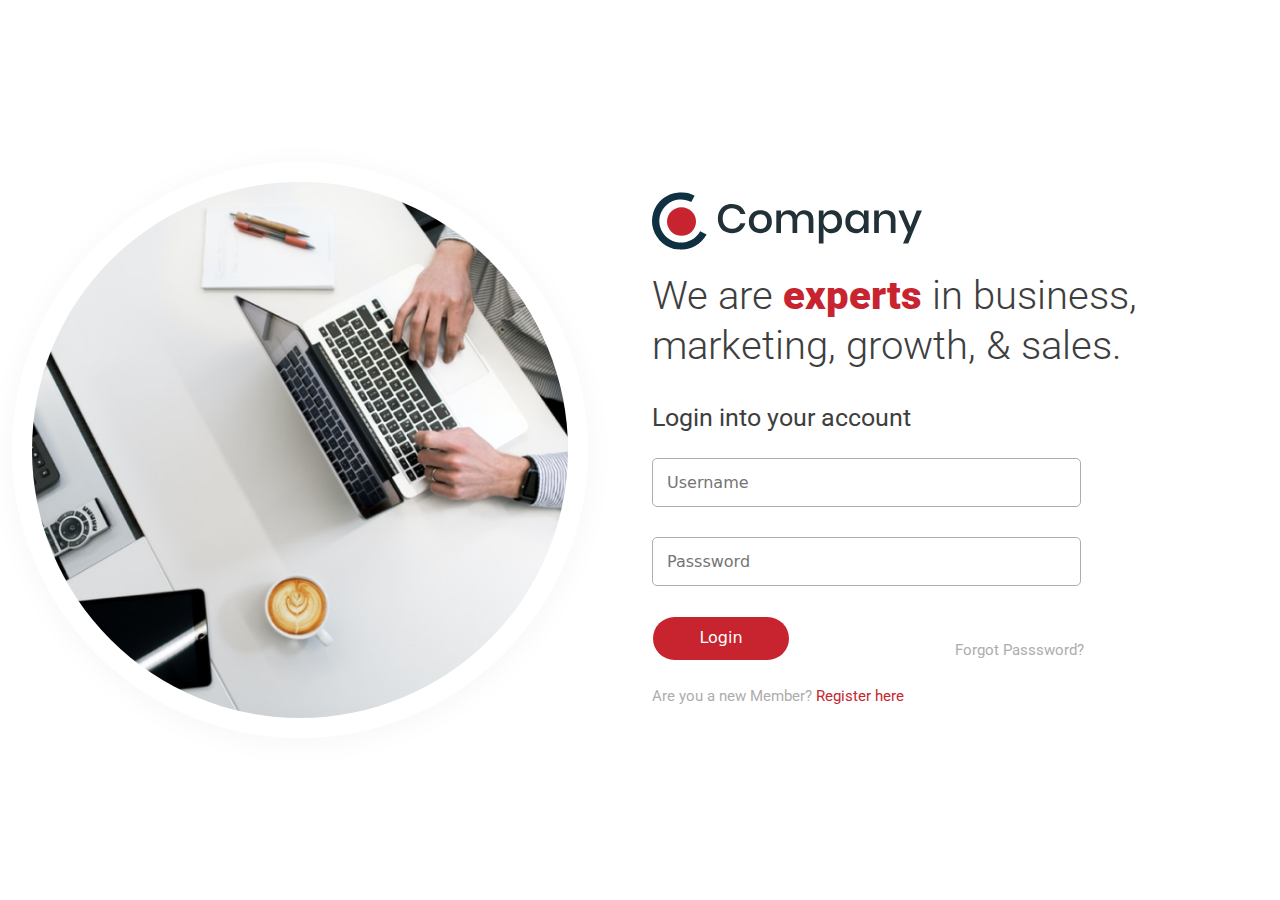
<file: HTML Training Assignment/index.html>
<!doctype html>
<html lang="en">

<head>
    <meta charset="utf-8">
    <meta name="viewport" content="width=device-width, initial-scale=1">
    <title>Login Page</title>
    <link rel="stylesheet" href="css/bootstrap.min.css" />
    <link href="css\style.css" rel="stylesheet">
    <link rel="preconnect" href="https://fonts.googleapis.com">
    <link rel="preconnect" href="https://fonts.gstatic.com" crossorigin>
    <link href="https://fonts.googleapis.com/css2?family=Roboto:wght@300&display=swap" rel="stylesheet">
</head>

<body>

    <script src="https://cdn.jsdelivr.net/npm/bootstrap@5.3.2/dist/js/bootstrap.bundle.min.js"
        integrity="sha384-C6RzsynM9kWDrMNeT87bh95OGNyZPhcTNXj1NW7RuBCsyN/o0jlpcV8Qyq46cDfL"
        crossorigin="anonymous"></script>

    <div class="container-fluid">

        <div class="row">

            <div class="left-box col-md-6">
                <img src="images\hero-image.png" id="hero">
            </div>

            <div class="rightbox col-md-6">
                <img src="images\header-logo.svg" id="header">
                <div class="desc">
                    We are
                    <span class="experts"> experts </span>
                    in business, marketing, growth, & sales.
                </div>

                <h5>Login into your account</h5>

                <div>
                    <input type="text" class="username" placeholder="Username">
                    <input type="text" class="password" placeholder="Passsword">
                </div>

                <div class="login-info">
                    <button class="btn"> Login</button>
                    <a href="#" class="fpassword">Forgot Passsword?</a>
                </div>

                <span>Are you a new Member?
                    <a class="reg" href="#">Register here</a>
                </span>

            </div>

        </div>

    </div>

</body>

</html>
</file>
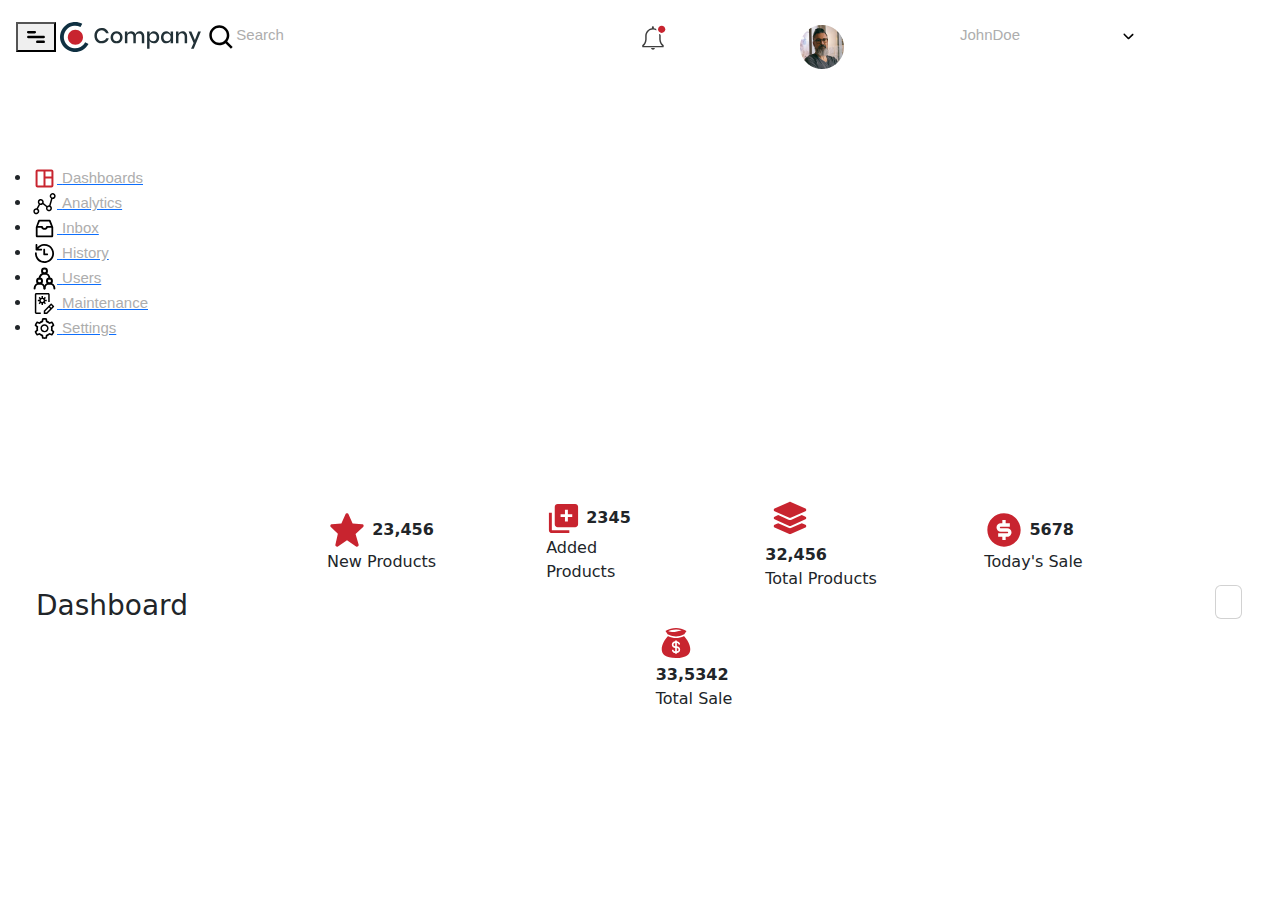
<file: HTML Training Assignment/dashboard2.html>
<!DOCTYPE html>
<html lang="en">

<head>
    <meta charset="UTF-8" />
    <meta name="viewport" content="width=device-width, initial-scale=1.0" />
    <link rel="stylesheet" href="css/bootstrap.min.css" />
    <link rel="stylesheet" href="css/style.css" />
    <title>Dashboard</title>
</head>

<body>
    <div class="Maincontainer">
        <header class="navbar navbar-dark sticky-top flex-md-nowrap p-0">
            <a class="navbar-brand col-md-3 col-lg-2 me-0 px-3" href="#">
                <span class="navbartool">
                    <button class="menu1"><img class="menu" class="image1" src="images/menu-bar.svg" alt="menu" /></button>
                    <img src="images/header-logo.svg" alt="header" />
                    <span class="searchname"><img class="searchlogo" src="images/search-icon.svg" alt="search"
                            width="30px" height="30px" />Search</span>
                </span>
            </a>
            <div class="navbar nav-right">
                <span class="notification"><img src="images/notification-icon.svg" alt="" /></span>
                <span class="profile"><img src="images/profile.png" alt="" /></span>
                <span class="name">JohnDoe</span>
                <span><img src="images/downward-arrow.svg" alt="" /></span>
            </div>
        </header>
        <div class="vertical-menu py-5 my-5">
            <ul class="metismenu">
                <li>
                    <a href="javascript: void(0);" class="waves-effect py-5">
                        <img src="images/dashboard-active.svg" alt="" width="25px" />
                        <span class="menu-item ml-5" key="t-dashboards">Dashboards</span>
                    </a>
                </li>
                <li>
                    <a href="javascript: void(0);" class="waves-effect py-5">
                        <img src="images/graph-default.svg" alt="" width="25px" />
                        <span class="menu-item ml-5" key="t-dashboards">Analytics</span>
                    </a>
                </li>
                <li>
                    <a href="javascript: void(0);" class="waves-effect py-5">
                        <img src="images/inbox-default.svg" alt="" width="25px" />
                        <span class="menu-item ml-5" key="t-dashboards">Inbox</span>
                    </a>
                </li>
                <li>
                    <a href="javascript: void(0);" class="waves-effect py-5">
                        <img src="images/clock-default.svg" alt="" width="25px" />
                        <span class="menu-item ml-5" key="t-dashboards">History</span>
                    </a>
                </li>
                <li>
                    <a href="javascript: void(0);" class="waves-effect py-5">
                        <img src="images/user-default.svg" alt="" width="25px" />
                        <span class="menu-item ml-5" key="t-dashboards">Users</span>
                    </a>
                </li>
                <li>
                    <a href="javascript: void(0);" class="waves-effect py-5">
                        <img src="images/maintenance-default.svg" alt="" width="25px" />
                        <span class="menu-item ml-5" key="t-dashboards">Maintenance</span>
                    </a>
                </li>
                <li>
                    <a href="javascript: void(0);" class="waves-effect py-5">
                        <img src="images/setting-default.svg" alt="" width="25px" />
                        <span class="menu-item ml-5" key="t-dashboards">Settings</span>
                    </a>
                </li>
            </ul>
        </div>
        <div class="main-content">
            <div class="page-content">
                <div class="container-fluid">
                    <div class="row">
                        <div class="col-12">
                            <h3 class="mb-0 mx-4 my-2">Dashboard</h3>
                        </div>
                    </div>
                    <div class="row my-4">
                        <div class="col-md-6 col-xl-2 mx-4">
                            <div class="card border-0">
                                <div class="card-body">
                                    <div class="float-right">
                                        <img src="images/star.svg" alt="">
                                        <b>23,456</b><br>
                                        New Products
                                    </div>    
                                </div>
                            </div>
                        </div>
                        <div class="col-md-6 col-xl-2 mx-4">
                            <div class="card border-0">
                                <div class="card-body">
                                    <div class="float-right">
                                        <img src="images/new-product.svg" alt="" width="35px">
                                        <b>2345</b><br>
                                        Added Products
                                    </div>    
                                </div>
                            </div>
                        </div>
                        <div class="col-md-6 col-xl-2 mx-4">
                            <div class="card border-0">
                                <div class="card-body">
                                    <div class="float-right">
                                        <img src="images/total-product.svg" alt="" width="50px">
                                        <b>32,456</b><br>
                                        Total Products
                                    </div>    
                                </div>
                            </div>
                        </div>
                        <div class="col-md-6 col-xl-2 mx-4">
                            <div class="card border-0">
                                <div class="card-body">
                                    <div class="float-right">
                                        <img src="images/dollar-filled.svg" alt="">
                                        <b>5678</b><br>
                                        Today's Sale
                                    </div>    
                                </div>
                            </div>
                        </div>
                        <div class="col-md-6 col-xl-2 mx-4">
                            <div class="card border-0">
                                <div class="card-body">
                                    <div class="float-right">
                                        <img src="images/money-bag.svg" alt="">
                                        <b>33,5342</b><br>
                                        Total Sale
                                    </div>    
                                </div>
                            </div>
                        </div>
                    </div>
                    <div class="row">
                        <div class="col-md-8">
                            <div class="card">
                                <div class="card-body">
                                    <div class="float-right">

                                    </div>
                                </div>
                            </div>
                        </div>
                        <div class="col-md-4">

                        </div>
                    </div>
                </div>
            </div>
        </div>
    </div>
</body>

</html>
</file>
<file: HTML Training Assignment/css/style.css>
body {
    width: 100%;
    height: 100vh;
}

#hero {
    border-radius: 50%;
    /* UI Properties */
    background: transparent 0% 0% no-repeat padding-box;
    box-shadow: 0px 4px 31px #0000000A;
    border: 20px solid #FFFFFF;
    opacity: 1;
    width: 576px;
    height: 576px;

    display: inline-block;
}

#header {

    width: 272px;
    height: 58px;
    /* UI Properties */
    opacity: 1;
    display: inline-block;
}

.container-fluid {
    display: flex;
    height: 100%;
    align-items: center;
    justify-content: space-around;
}

.row {
    align-items: center;
    justify-content: center;
}

.btn {
    background: #C8242F 0% 0% no-repeat padding-box;
    border-radius: 23px;
    opacity: 1;
    letter-spacing: 0px;
    color: #FFFFFF;
    width: 138px;
    height: 45px;
    margin-right: 160px;
    margin-bottom: 23px;
}

.reg {
    width: 88px;
    height: 20px;
    text-align: left;
    font: normal normal normal 15px/20px;
    font-family: 'Roboto', sans-serif;
    letter-spacing: 0px;
    color: #C8242F;
    opacity: 1;
    text-decoration: none;
}

.desc {

    width: 500px;
    height: 100px;
    /* UI Properties */
    text-align: left;
    font: normal normal 300 40px/47px Roboto;
    letter-spacing: 0px;
    color: #3E3E3E;
    opacity: 1;
    margin-bottom: 32px;
    margin-top: 19px;
}

.username {
    width: 429px;
    height: 49px;
    /* UI Properties */
    background: #FFFFFF 0% 0% no-repeat padding-box;
    border: 1px solid #ADADAD;
    border-radius: 5px;
    opacity: 1;
    margin-bottom: 30px;

    padding: 13px 14px;

}

input ::placeholder {
    width: 68px;
    height: 20px;
    /* UI Properties */
    text-align: left;
    font: normal normal normal 15px/20px Roboto;
    letter-spacing: 0px;
    color: #ADADAD;
    opacity: 1;
}

.password {
    width: 429px;
    height: 49px;
    /* UI Properties */
    background: #FFFFFF 0% 0% no-repeat padding-box;
    border: 1px solid #ADADAD;
    border-radius: 5px;
    opacity: 1;
    margin-bottom: 30px;

    padding: 13px 14px;

}

span {
    width: 160px;
    height: 20px;
    /* UI Properties */
    text-align: left;
    font: normal normal normal 15px/20px Roboto;
    font-family: 'Roboto', sans-serif;
    letter-spacing: 0px;
    color: #ADADAD;
    opacity: 1;
}

h5 {
    margin-bottom: 23.45px;
    width: 260px;
    height: 33px;
    text-align: left;
    font: normal normal normal 25px/33px Roboto;
    letter-spacing: 0px;
    color: #3E3E3E;
    opacity: 1;
}

.experts {
    width: 137px;
    height: 53px;
    text-align: left;
    font: normal normal 900 40px/53px Roboto;
    letter-spacing: 0px;
    color: #C8242F;
    opacity: 1;
    font-weight: 900;
}

.fpassword {
    width: 121px;
    height: 20px;
    text-align: left;
    font: normal normal normal 15px/20px Roboto;
    font-family: 'Roboto', sans-serif;
    letter-spacing: 0px;
    color: #ADADAD;
    opacity: 1;
    text-decoration: none;

}

.navbar {
    background-color: white;
    padding-top: 25px;
    padding-bottom: 25px;
}

.navbar ul {
    overflow: auto;
}

.navbar li {
    float: left;
    list-style: none;
    padding: 3px 3px;
}

#header-logo {

    width: 142px;
    height: 30px;
    opacity: 1;
}

#menu-bar {
    margin-right: 25px;
    width: 28px;
    height: 22px;
    /* UI Properties */
    opacity: 1
}

#search-icon {
    margin-left: 76px;
    width: 16px;
    height: 17px;
    /* UI Properties */
    opacity: 1;
}

#notification-icon {
    
    margin-top: 9.5px;
    margin-left: 924px;
    width: 44px;
    height: 25px;
    opacity: 1;

}

#profile {
    margin-top: 2px;
    margin-left: 52px;
    width: 44px;
    height: 44px;
    /* UI Properties */
    background: transparent url('img/Ellipse 19.png') 0% 0% no-repeat padding-box;
    opacity: 1;
}

#downward-arrow {
    margin-top: 9.5px;
    margin-left: 15px;
    width: 20px;
    height: 20px;
    /* UI Properties */
    opacity: 1;
}

#name {
    margin-top: 9.5px;
    margin-left: 12px;
    width: 68px;
    height: 21px;
    /* UI Properties */
    text-align: left;
    font: normal normal normal 16px/21px Roboto;
    letter-spacing: 0px;
    color: #000000;
    opacity: 1;
}

#search {
    margin-top: 1px;
    margin-left: 15px;
    width: 49px;
    height: 21px;
    /* UI Properties */
    text-align: left;
    font: normal normal normal 19px/24px Roboto;
    letter-spacing: 0px;
    color: #000000;
    opacity: 1;
}
</file>
